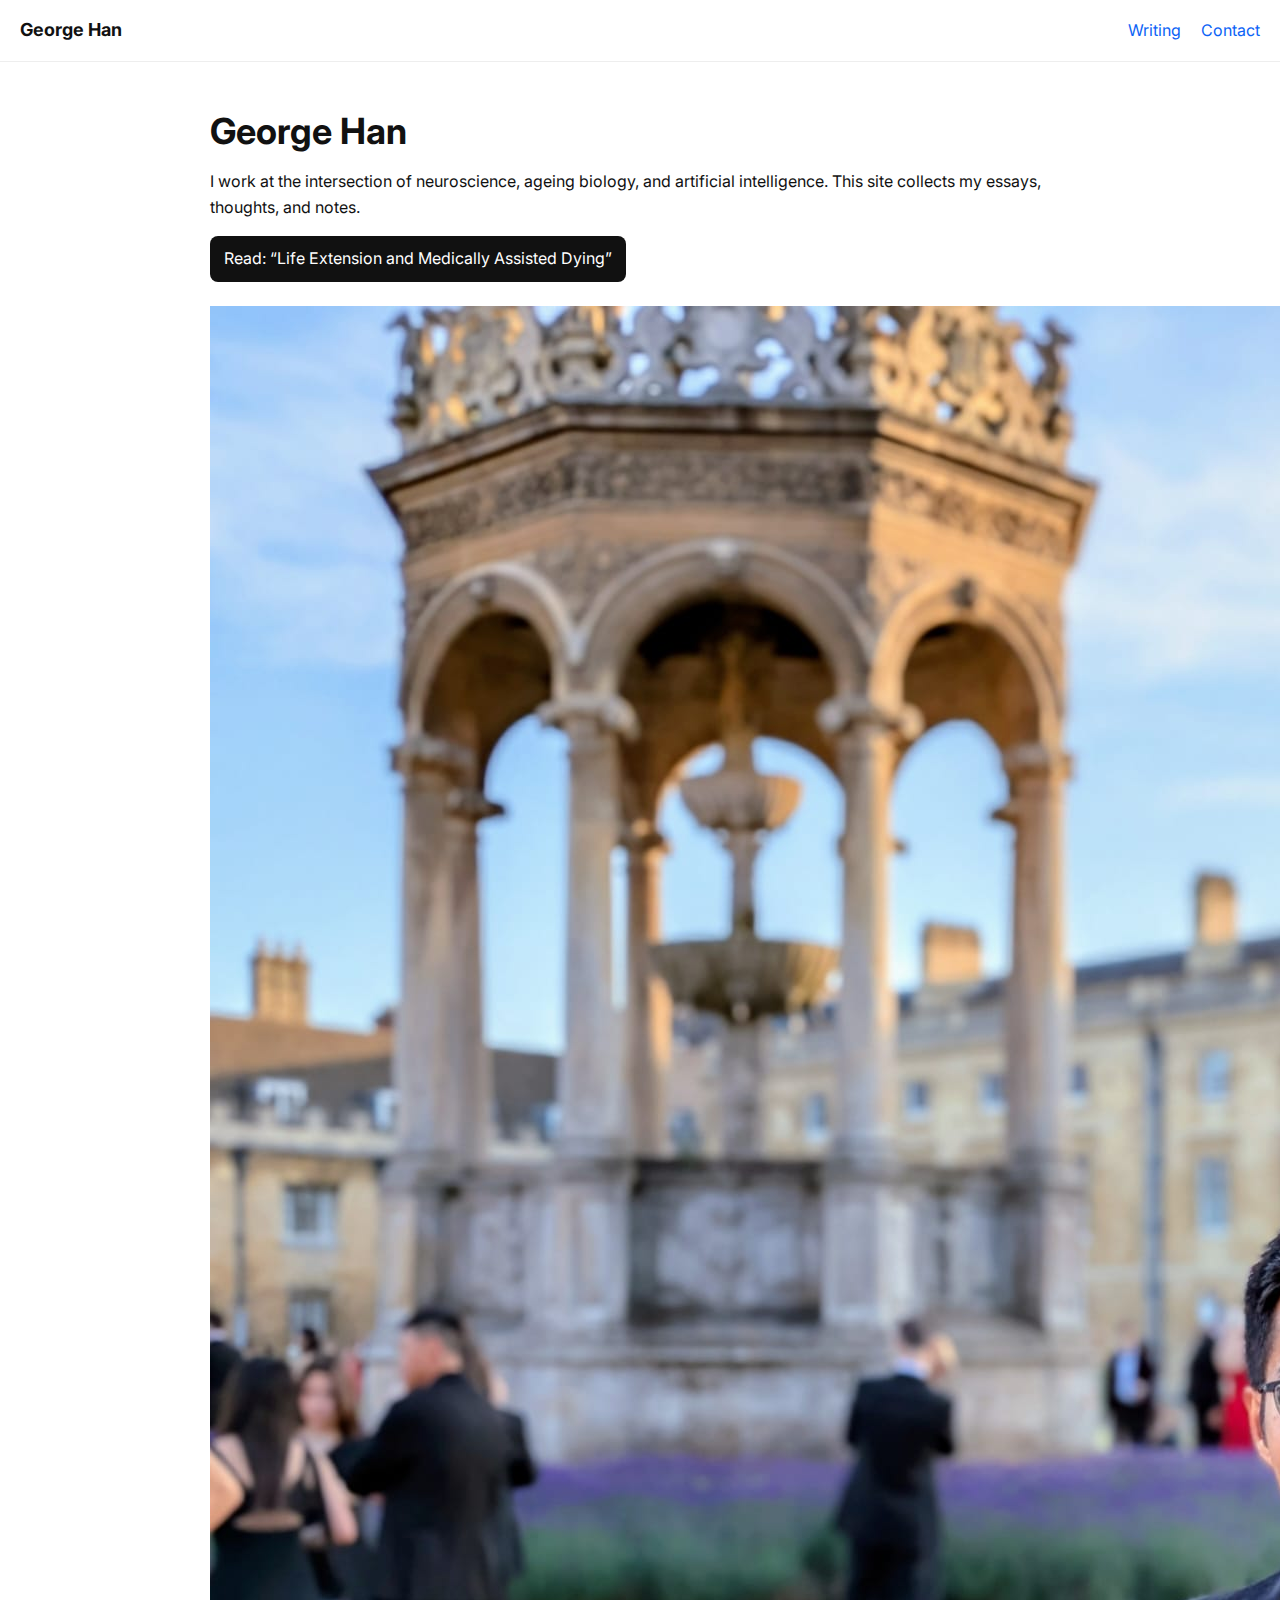
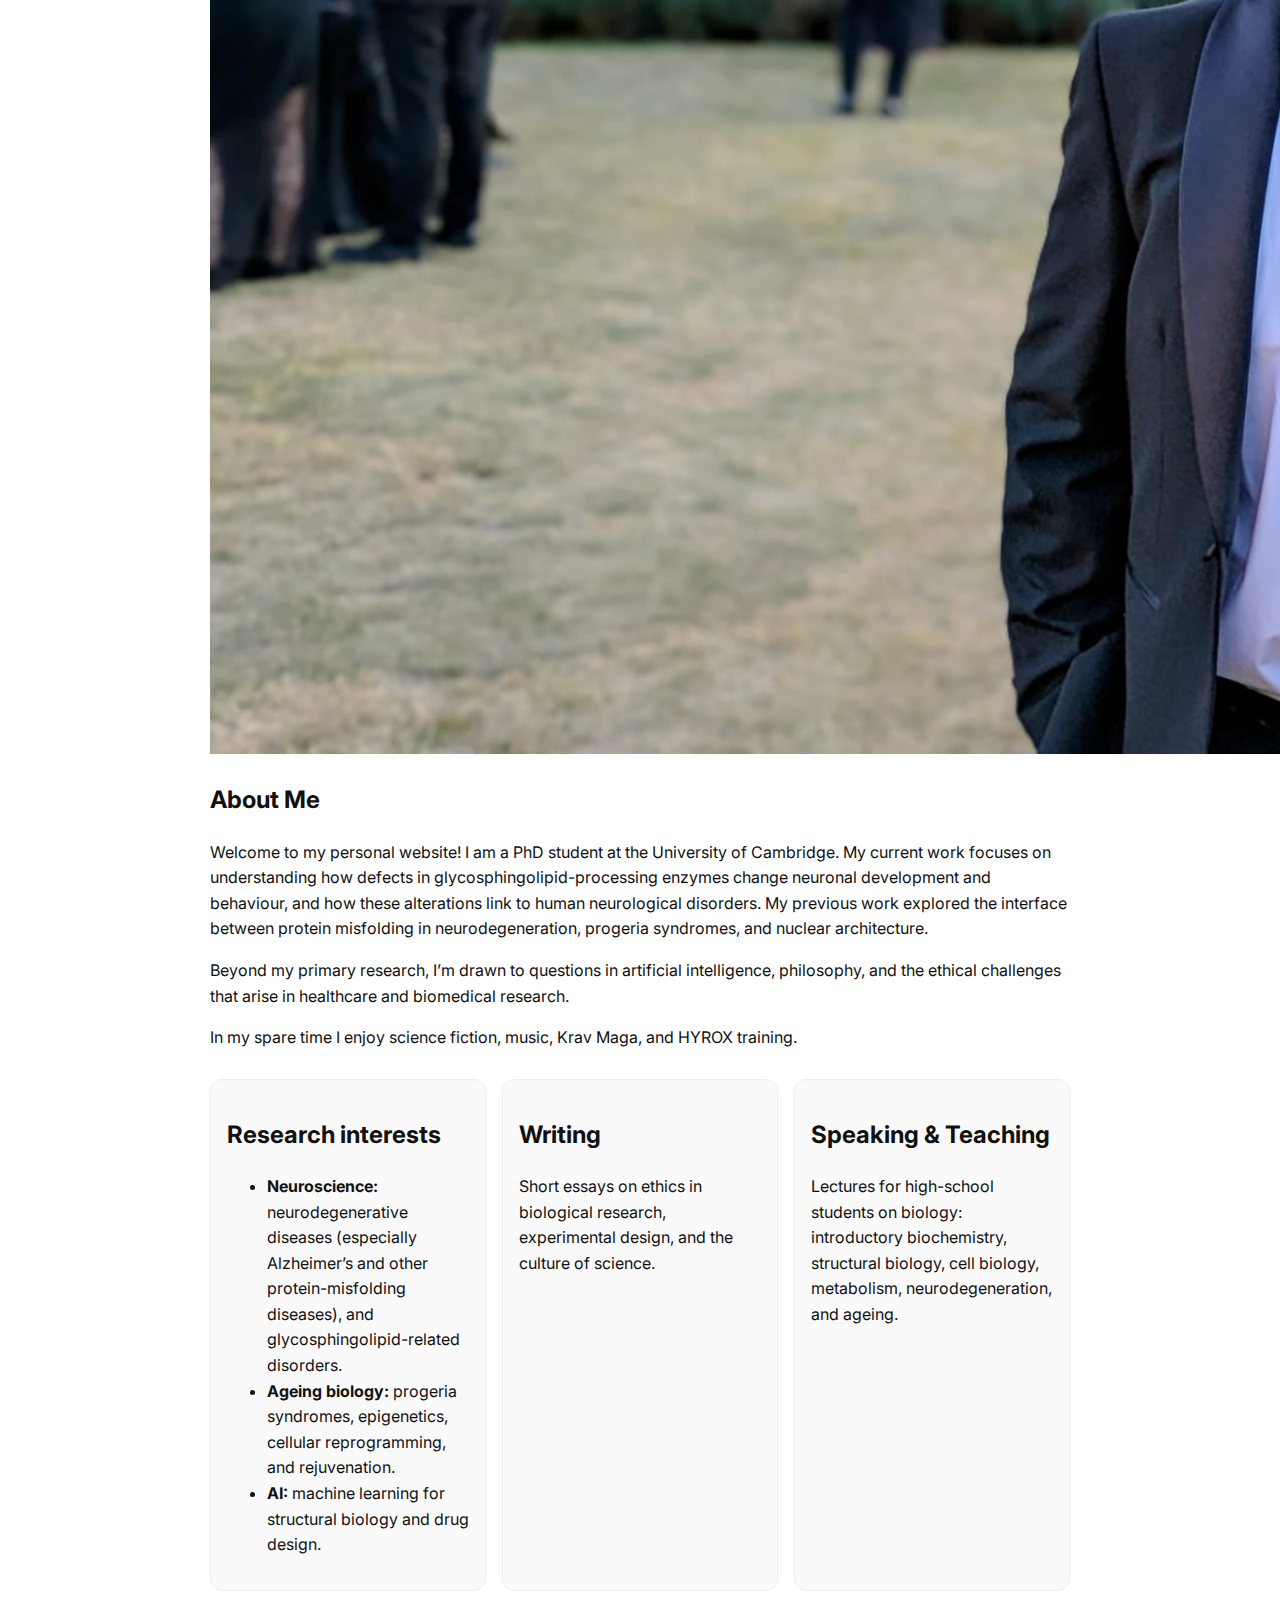
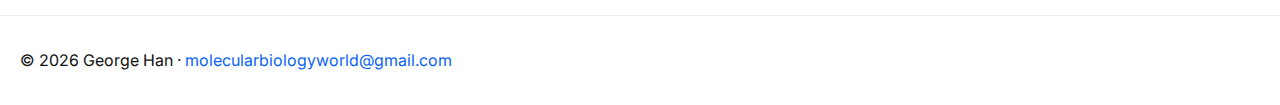
<file: index.html>
﻿<!DOCTYPE html>
<html lang="en">
<head>
  <meta charset="utf-8" />
  <meta name="viewport" content="width=device-width, initial-scale=1" />
  <title>George Han</title>
  <link rel="preconnect" href="https://fonts.googleapis.com">
  <link href="https://fonts.googleapis.com/css2?family=Inter:wght@300;400;600&display=swap" rel="stylesheet">
  <link rel="stylesheet" href="/styles.css" />
  <meta name="description" content="George Han — neuroscience, ageing biology, and AI. Essays, research notes, and talks." />
  <!-- Social preview -->
  <meta property="og:title" content="George Han" />
  <meta property="og:description" content="Neuroscience · Ageing Biology · AI — essays, research notes, and talks." />
  <meta property="og:type" content="website" />
  <meta property="og:url" content="https://molecularbiologyworld.github.io/" />
  <meta name="twitter:card" content="summary" />
</head>
<body>
  <header class="site-header">
    <a class="brand" href="/">George Han</a>
    <nav class="nav">
      <a href="/writing/">Writing</a>
      <a href="mailto:molecularbiologyworld@gmail.com">Contact</a>
    </nav>
  </header>

  <main class="container">
    <!-- HERO -->
    <section class="hero">
      <div class="intro-text">
        <h1>George Han</h1>
        <p>I work at the intersection of neuroscience, ageing biology, and artificial intelligence. This site collects my essays, thoughts, and notes.</p>
        <div class="cta">
          <a class="btn" href="/posts/life-extension.html">Read: “Life Extension and Medically Assisted Dying”</a>
        </div>
      </div>
    </section>

    <!-- PROFILE PHOTO BETWEEN HERO AND ABOUT -->
    <section class="profile">
      <img src="/assets/Me.jpg" alt="George Han" class="profile-photo">
    </section>

    <!-- ABOUT ME -->
    <section class="about">
      <h2>About Me</h2>
      <p>
        Welcome to my personal website! I am a PhD student at the University of Cambridge. My current work focuses on understanding how defects
        in glycosphingolipid-processing enzymes change neuronal development and behaviour, and how these alterations link to human neurological disorders.
        My previous work explored the interface between protein misfolding in neurodegeneration, progeria syndromes, and nuclear architecture.
      </p>
      <p>
        Beyond my primary research, I’m drawn to questions in artificial intelligence, philosophy, and the ethical challenges that arise in healthcare and biomedical research.
      </p>
      <p>
        In my spare time I enjoy science fiction, music, Krav Maga, and HYROX training.
      </p>
    </section>

    <!-- CARDS -->
    <section class="cards">
      <article class="card">
        <h2>Research interests</h2>
        <ul class="clean-list">
          <li><strong>Neuroscience:</strong> neurodegenerative diseases (especially Alzheimer’s and other protein-misfolding diseases), and glycosphingolipid-related disorders.</li>
          <li><strong>Ageing biology:</strong> progeria syndromes, epigenetics, cellular reprogramming, and rejuvenation.</li>
          <li><strong>AI:</strong> machine learning for structural biology and drug design.</li>
        </ul>
      </article>

      <article class="card">
        <h2>Writing</h2>
        <p>Short essays on ethics in biological research, experimental design, and the culture of science.</p>
      </article>

      <article class="card">
        <h2>Speaking & Teaching</h2>
        <p>Lectures for high-school students on biology: introductory biochemistry, structural biology, cell biology, metabolism, neurodegeneration, and ageing.</p>
      </article>
    </section>
  </main>

  <footer class="site-footer">
    <p>© <span id="y"></span> George Han · <a href="mailto:molecularbiologyworld@gmail.com">molecularbiologyworld@gmail.com</a></p>
  </footer>

  <script>document.getElementById('y').textContent = new Date().getFullYear();</script>
</body>
</html>
</file>
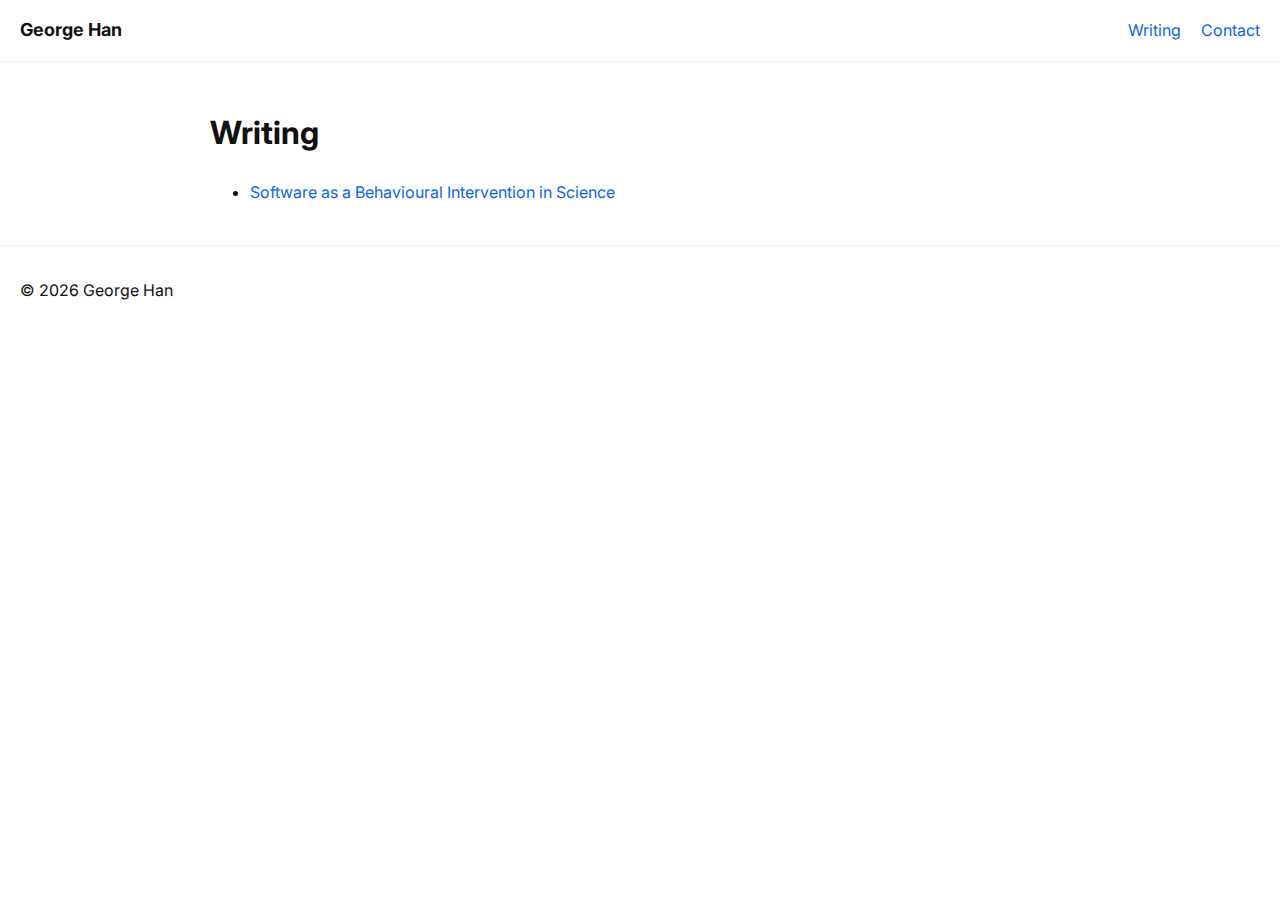
<file: writing/index.html>
﻿<!DOCTYPE html><html lang="en"><head>
<meta charset="utf-8"><meta name="viewport" content="width=device-width, initial-scale=1">
<title>Writing · YOUR_NAME</title>
<link href="https://fonts.googleapis.com/css2?family=Inter:wght@300;400;600&display=swap" rel="stylesheet">
<link rel="stylesheet" href="/styles.css">
</head><body>
<header class="site-header">
  <a class="brand" href="/">George Han</a>
  <nav class="nav">
    <a href="/writing/">Writing</a>

    <a href="mailto:you@example.com">Contact</a>
  </nav>
</header>
<main class="container">
  <h1>Writing</h1>
  <ul>
    <li><a href="/posts/behavioral-intervention.html">Software as a Behavioural Intervention in Science</a></li>
  </ul>
</main>
<footer class="site-footer"><p>© <span id="y"></span> George Han</p></footer>
<script>document.getElementById('y').textContent = new Date().getFullYear();</script>
</body></html>
</file>
<file: styles.css>
﻿:root { --max: 900px; }
* { box-sizing: border-box; }
body { margin:0; font-family: Inter, system-ui, -apple-system, Segoe UI, Roboto, Arial, sans-serif; line-height:1.6; color:#111; }
a { color: #0b63f6; text-decoration: none; }
a:hover { text-decoration: underline; }

.site-header, .site-footer {
  display:flex; align-items:center; justify-content:space-between;
  padding:16px 20px; border-bottom:1px solid #eee;
}
.site-footer { border-top:1px solid #eee; border-bottom:none; }
.brand { font-weight:700; font-size:18px; color:#111; }
.nav a { margin-left:16px; }

.container { max-width: var(--max); margin: 0 auto; padding: 24px 20px; }
.hero { padding: 24px 0; }
.hero h1 { font-size: 36px; line-height:1.2; margin: 0 0 12px; }
.cta { margin-top: 16px; }
.btn {
  display:inline-block; padding:10px 14px; background:#111; color:#fff; border-radius:8px;
}
.btn:hover { background:#222; text-decoration:none; }

.cards { display:grid; grid-template-columns: repeat(auto-fit, minmax(240px, 1fr)); gap:16px; margin-top:28px; }
.card { border:1px solid #eee; border-radius:12px; padding:16px; background:#fafafa; }

.post { max-width: var(--max); margin: 0 auto; padding: 24px 20px; }
.post h1 { font-size: 32px; margin: 0 0 10px; }
.post time { color:#666; font-size:14px; }
.post p, .post li { font-size: 18px; }
code, pre { background: #f4f4f4; padding: 2px 4px; border-radius: 4px; }
</file>
